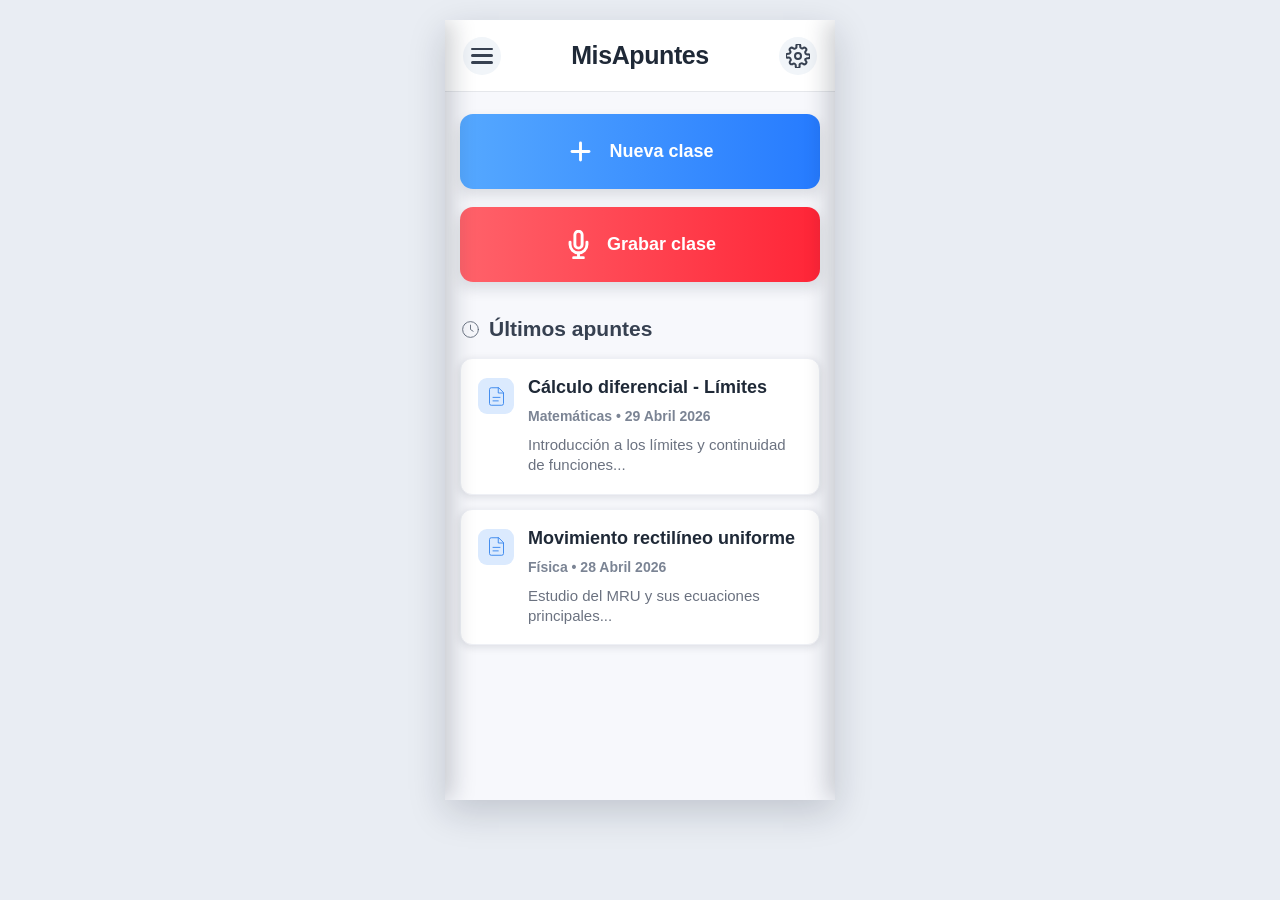
<file: index.html>
<!DOCTYPE html>
<html lang="es">
<head>
  <meta charset="UTF-8" />
  <meta name="viewport" content="width=device-width, initial-scale=1.0" />
  <title>MisApuntes</title>
  <link rel="stylesheet" href="styles.css" />
</head>

<body>
  <main class="phone">

    <!-- Control del menú -->
    <input type="checkbox" id="menu-toggle" class="menu-toggle" />

    <!-- Control del panel de configuración -->
    <input type="checkbox" id="settings-toggle" class="settings-toggle" />

    <header class="topbar">
      <label for="menu-toggle" class="icon-btn" aria-label="Abrir menú">
        <span class="hamburger">
          <span></span>
          <span></span>
          <span></span>
        </span>
      </label>

      <h1 class="title">MisApuntes</h1>

      <label for="settings-toggle" class="icon-btn settings-button" aria-label="Abrir ajustes" title="Ajustes">
        <svg viewBox="0 0 24 24" fill="none" stroke="currentColor" stroke-linecap="round" stroke-linejoin="round">
          <circle cx="12" cy="12" r="3"></circle>
          <path d="M19.4 15a1.65 1.65 0 0 0 .33 1.82l.06.06a2 2 0 0 1-2.83 2.83l-.06-.06A1.65 1.65 0 0 0 15 19.4a1.65 1.65 0 0 0-1 .6 1.65 1.65 0 0 0-.33 1.82V22a2 2 0 0 1-4 0v-.09A1.65 1.65 0 0 0 9 20a1.65 1.65 0 0 0-1.82-.33l-.06.06a2 2 0 0 1-2.83-2.83l.06-.06A1.65 1.65 0 0 0 4.6 15a1.65 1.65 0 0 0-.6-1 1.65 1.65 0 0 0-1.82-.33H2a2 2 0 0 1 0-4h.09A1.65 1.65 0 0 0 4 9a1.65 1.65 0 0 0 .33-1.82l-.06-.06A2 2 0 0 1 7.1 4.29l.06.06A1.65 1.65 0 0 0 9 4.6a1.65 1.65 0 0 0 1-.6A1.65 1.65 0 0 0 10.33 2.18V2a2 2 0 0 1 4 0v.09A1.65 1.65 0 0 0 15 4a1.65 1.65 0 0 0 1.82.33l.06-.06a2 2 0 0 1 2.83 2.83l-.06.06A1.65 1.65 0 0 0 19.4 9a1.65 1.65 0 0 0 .6 1 1.65 1.65 0 0 0 1.82.33H22a2 2 0 0 1 0 4h-.09A1.65 1.65 0 0 0 20 15a1.65 1.65 0 0 0-.6 0z"></path>
        </svg>
      </label>
    </header>

    <!-- Fondo oscuro al abrir menú -->
    <label for="menu-toggle" class="menu-overlay"></label>

    <!-- Fondo oscuro al abrir ajustes -->
    <label for="settings-toggle" class="settings-overlay"></label>

    <!-- Panel de configuración -->
    <aside class="settings-panel">
      <div class="settings-header">
        <div>
          <h2>Configuración</h2>
          <p>Personaliza MisApuntes</p>
        </div>

        <label for="settings-toggle" class="settings-close" aria-label="Cerrar ajustes">
          ×
        </label>
      </div>

      <div class="settings-profile">
        <div class="settings-avatar">M</div>
        <div>
          <h3>Mi cuenta</h3>
          <p>Estudiante</p>
        </div>
      </div>

      <div class="setting-row">
        <div>
          <h3>Modo oscuro</h3>
          <p>Cambia el fondo de la aplicación.</p>
        </div>

        <label class="switch">
          <input type="checkbox" id="dark-mode" />
          <span></span>
        </label>
      </div>

      <div class="setting-row">
        <div>
          <h3>Vista compacta</h3>
          <p>Reduce espacios entre tarjetas.</p>
        </div>

        <label class="switch">
          <input type="checkbox" id="compact-mode" />
          <span></span>
        </label>
      </div>

      <div class="setting-block">
        <h3>Tamaño de letra</h3>
        <select id="font-size" class="settings-select">
          <option value="normal">Normal</option>
          <option value="large">Grande</option>
        </select>
      </div>

      <div class="setting-block">
        <h3>Color principal</h3>
        <div class="color-options">
          <button class="color-dot blue-dot active-color" data-color="blue" aria-label="Color azul"></button>
          <button class="color-dot purple-dot" data-color="purple" aria-label="Color morado"></button>
          <button class="color-dot green-dot" data-color="green" aria-label="Color verde"></button>
        </div>
      </div>

      <div class="settings-actions">
        <button class="save-settings" id="save-settings">Guardar</button>
        <button class="reset-settings" id="reset-settings">Restablecer</button>
      </div>
    </aside>

    <!-- Menú desplegable lateral -->
    <aside class="side-menu">
      <div class="side-header">
        <h2>Materias</h2>

        <label for="menu-toggle" class="close-menu" aria-label="Cerrar menú">
          ×
        </label>
      </div>

      <div class="user-box">
        <div class="user-avatar">M</div>
        <div>
          <h3>Mis carpetas</h3>
          <p>Organiza tus apuntes</p>
        </div>
      </div>

      <nav class="menu-list">
        <a href="#" class="menu-item active">
          <span class="menu-icon">📚</span>
          Todas las materias
        </a>

        <a href="crearclase.html" class="menu-item">
          <span class="menu-icon">➕</span>
          Crear nueva materia
        </a>

        <a href="contenidomateria.html" class="menu-item">
          <span class="menu-icon">📐</span>
          Matemáticas
        </a>

        <a href="#" class="menu-item">
          <span class="menu-icon">⚛️</span>
          Física
        </a>

        <a href="#" class="menu-item">
          <span class="menu-icon">🧪</span>
          Química
        </a>

        <a href="#" class="menu-item">
          <span class="menu-icon">🧬</span>
          Biología
        </a>

        <a href="#" class="menu-item">
          <span class="menu-icon">🌎</span>
          Historia
        </a>

        <a href="#" class="menu-item">
          <span class="menu-icon">💻</span>
          Programación
        </a>
      </nav>

      <div class="side-footer">
        <button class="logout-btn">Cerrar menú</button>
      </div>
    </aside>

    <section class="content">
      <a href="crearclase.html">
        <button class="main-action blue">
        <svg viewBox="0 0 24 24" fill="none" stroke="currentColor" stroke-linecap="round" stroke-linejoin="round">
          <path d="M12 5v14"></path>
          <path d="M5 12h14"></path>
        </svg>
        Nueva clase
      </button>
      </a>
      
      <a href="registarclase.html"> 
          <button class="main-action red">
        <svg viewBox="0 0 24 24" fill="none" stroke="currentColor" stroke-linecap="round" stroke-linejoin="round">
          <path d="M12 1a3 3 0 0 0-3 3v8a3 3 0 0 0 6 0V4a3 3 0 0 0-3-3z"></path>
          <path d="M19 10v2a7 7 0 0 1-14 0v-2"></path>
          <path d="M12 19v4"></path>
          <path d="M8 23h8"></path>
        </svg>
        Grabar clase
      </button>
      </a>
      

      <div class="section-title">
        <svg viewBox="0 0 24 24" fill="none" stroke="currentColor" stroke-linecap="round" stroke-linejoin="round">
          <circle cx="12" cy="12" r="9"></circle>
          <path d="M12 7v5l3 2"></path>
        </svg>
        <span>Últimos apuntes</span>
      </div>

      <article class="note-card">
        <div class="file-icon">
          <svg viewBox="0 0 24 24" fill="none" stroke="currentColor" stroke-linecap="round" stroke-linejoin="round">
            <path d="M14 2H6a2 2 0 0 0-2 2v16a2 2 0 0 0 2 2h12a2 2 0 0 0 2-2V8z"></path>
            <path d="M14 2v6h6"></path>
            <path d="M8 13h8"></path>
            <path d="M8 17h6"></path>
          </svg>
        </div>

        <div class="note-info">
          <a href="visualizaciondeapunte.html">
            <h3>Cálculo diferencial - Límites</h3>
            <p class="meta">Matemáticas • 29 Abril 2026</p>
            <p class="description">Introducción a los límites y continuidad de funciones...</p>
          </a>
          
        </div>
      </article>

      <article class="note-card">
        <div class="file-icon">
          <svg viewBox="0 0 24 24" fill="none" stroke="currentColor" stroke-linecap="round" stroke-linejoin="round">
            <path d="M14 2H6a2 2 0 0 0-2 2v16a2 2 0 0 0 2 2h12a2 2 0 0 0 2-2V8z"></path>
            <path d="M14 2v6h6"></path>
            <path d="M8 13h8"></path>
            <path d="M8 17h6"></path>
          </svg>
        </div>

        <div class="note-info">
          <h3>Movimiento rectilíneo uniforme</h3>
          <p class="meta">Física • 28 Abril 2026</p>
          <p class="description">Estudio del MRU y sus ecuaciones principales...</p>
        </div>
      </article>
    </section>
  </main>

  <script>
    const phone = document.querySelector('.phone');
    const settingsToggle = document.getElementById('settings-toggle');
    const darkMode = document.getElementById('dark-mode');
    const compactMode = document.getElementById('compact-mode');
    const fontSize = document.getElementById('font-size');
    const colorButtons = document.querySelectorAll('.color-dot');
    const saveSettings = document.getElementById('save-settings');
    const resetSettings = document.getElementById('reset-settings');

    darkMode.addEventListener('change', () => {
      phone.classList.toggle('dark-mode', darkMode.checked);
    });

    compactMode.addEventListener('change', () => {
      phone.classList.toggle('compact-mode', compactMode.checked);
    });

    fontSize.addEventListener('change', () => {
      phone.classList.toggle('large-font', fontSize.value === 'large');
    });

    colorButtons.forEach((button) => {
      button.addEventListener('click', () => {
        colorButtons.forEach((btn) => btn.classList.remove('active-color'));
        button.classList.add('active-color');

        phone.classList.remove('theme-blue', 'theme-purple', 'theme-green');
        phone.classList.add(`theme-${button.dataset.color}`);
      });
    });

    saveSettings.addEventListener('click', () => {
      settingsToggle.checked = false;
    });

    resetSettings.addEventListener('click', () => {
      darkMode.checked = false;
      compactMode.checked = false;
      fontSize.value = 'normal';

      phone.classList.remove('dark-mode', 'compact-mode', 'large-font', 'theme-purple', 'theme-green');
      phone.classList.add('theme-blue');

      colorButtons.forEach((btn) => btn.classList.remove('active-color'));
      document.querySelector('.blue-dot').classList.add('active-color');
    });
  </script>
</body>
</html>
</file>
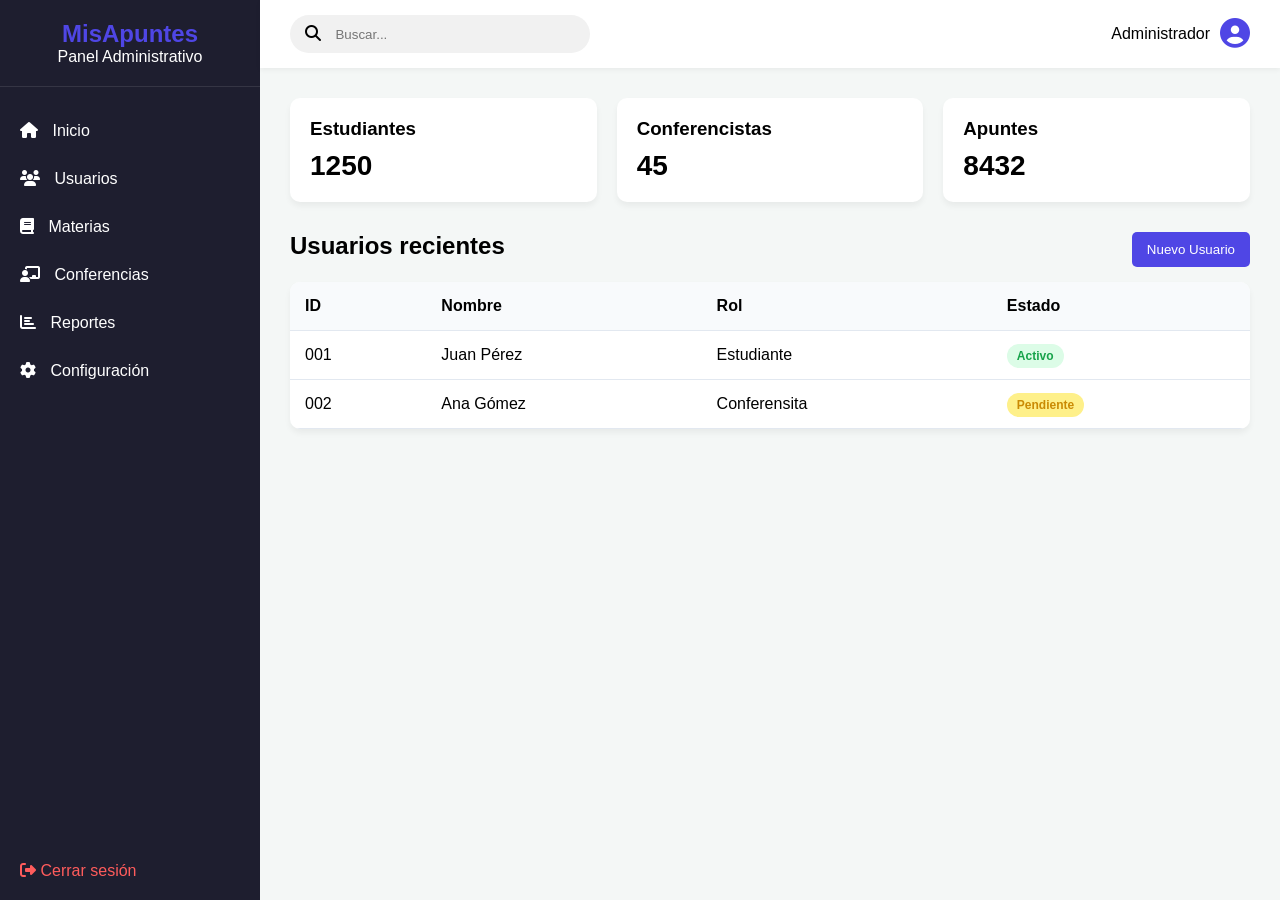
<file: admindashboard.html>
<!DOCTYPE html>
<html lang="es">
<head>
<meta charset="UTF-8">
<meta name="viewport" content="width=device-width, initial-scale=1.0">
<title>Dashboard Académico</title>

<link rel="stylesheet" href="https://cdnjs.cloudflare.com/ajax/libs/font-awesome/6.4.0/css/all.min.css">

<style>

:root{
    --primary:#4f46e5;
    --primary-hover:#4338ca;
    --sidebar:#1e1e2f;
    --bg:#f4f7f6;
    --white:#ffffff;
    --border:#e2e8f0;
    --text:#333;
    --text-light:#888;
}

*{
    margin:0;
    padding:0;
    box-sizing:border-box;
    font-family:'Segoe UI',sans-serif;
}

body{
    background:var(--bg);
}

.dashboard-container{
    display:flex;
    min-height:100vh;
}

/* SIDEBAR */

.sidebar{
    width:260px;
    background:var(--sidebar);
    color:white;
    display:flex;
    flex-direction:column;
}

.logo{
    padding:20px;
    text-align:center;
    border-bottom:1px solid rgba(255,255,255,.1);
}

.logo h2{
    color:var(--primary);
}

.nav-links{
    list-style:none;
    margin-top:20px;
}

.nav-links li{
    padding:15px 20px;
    cursor:pointer;
    transition:.3s;
}

.nav-links li:hover{
    background:rgba(255,255,255,.05);
    border-left:4px solid var(--primary);
}

.nav-links i{
    margin-right:10px;
}

.logout{
    margin-top:auto;
    padding:20px;
}

.logout a{
    color:#ff5c5c;
    text-decoration:none;
}

/* MAIN */

.main-content{
    flex:1;
}

.top-header{
    background:white;
    padding:15px 30px;
    display:flex;
    justify-content:space-between;
    align-items:center;
    box-shadow:0 2px 5px rgba(0,0,0,.05);
}

.search-bar{
    background:#f1f1f1;
    padding:10px 15px;
    border-radius:20px;
    width:300px;
}

.search-bar input{
    border:none;
    background:none;
    outline:none;
    margin-left:10px;
}

.user-info{
    display:flex;
    align-items:center;
    gap:10px;
}

.avatar{
    font-size:30px;
    color:var(--primary);
}

.screen{
    display:none;
    padding:30px;
}

.screen.active{
    display:block;
}

/* CARDS */

.cards-section{
    display:grid;
    grid-template-columns:repeat(auto-fit,minmax(250px,1fr));
    gap:20px;
    margin-bottom:30px;
}

.card{
    background:white;
    padding:20px;
    border-radius:10px;
    box-shadow:0 4px 6px rgba(0,0,0,.05);
}

.card h3{
    margin-bottom:10px;
}

.card .number{
    font-size:28px;
    font-weight:bold;
}

/* TABLES */

.table-container{
    background:white;
    border-radius:10px;
    overflow:hidden;
    box-shadow:0 4px 6px rgba(0,0,0,.05);
}

table{
    width:100%;
    border-collapse:collapse;
}

th,td{
    padding:15px;
    border-bottom:1px solid var(--border);
    text-align:left;
}

th{
    background:#f8fafc;
}

.btn-primary{
    background:var(--primary);
    color:white;
    border:none;
    padding:10px 15px;
    border-radius:5px;
    cursor:pointer;
}

.btn-primary:hover{
    background:var(--primary-hover);
}

.section-header{
    display:flex;
    justify-content:space-between;
    margin-bottom:15px;
}

.status{
    padding:5px 10px;
    border-radius:20px;
    font-size:12px;
    font-weight:bold;
}

.active-status{
    background:#dcfce7;
    color:#16a34a;
}

.pending-status{
    background:#fef08a;
    color:#ca8a04;
}

.form-card{
    background:white;
    padding:25px;
    border-radius:10px;
    max-width:700px;
}

.form-group{
    margin-bottom:15px;
}

.form-group label{
    display:block;
    margin-bottom:5px;
}

.form-group input,
.form-group select{
    width:100%;
    padding:10px;
}

.report-grid{
    display:grid;
    grid-template-columns:repeat(auto-fit,minmax(250px,1fr));
    gap:20px;
}

.report-box{
    background:white;
    padding:25px;
    border-left:5px solid var(--primary);
    border-radius:10px;
}

.report-box h2{
    margin-top:10px;
    font-size:32px;
}

</style>
</head>

<body>

<div class="dashboard-container">

    <aside class="sidebar">

        <div class="logo">
            <h2>MisApuntes</h2>
            <p>Panel Administrativo</p>
        </div>

        <ul class="nav-links">
            <li onclick="mostrarPantalla('dashboard')"><i class="fas fa-home"></i> Inicio</li>
            <li onclick="mostrarPantalla('usuarios')"><i class="fas fa-users"></i> Usuarios</li>
            <li onclick="mostrarPantalla('materias')"><i class="fas fa-book"></i> Materias</li>
            <li onclick="mostrarPantalla('conferencias')"><i class="fas fa-chalkboard-teacher"></i> Conferencias</li>
            <li onclick="mostrarPantalla('reportes')"><i class="fas fa-chart-bar"></i> Reportes</li>
            <li onclick="mostrarPantalla('configuracion')"><i class="fas fa-cog"></i> Configuración</li>
        </ul>

        <div class="logout">
            <a href="#"><i class="fas fa-sign-out-alt"></i> Cerrar sesión</a>
        </div>

    </aside>

    <main class="main-content">

        <header class="top-header">

            <div class="search-bar">
                <i class="fas fa-search"></i>
                <input type="text" placeholder="Buscar...">
            </div>

            <div class="user-info">
                <span>Administrador</span>
                <div class="avatar">
                    <i class="fas fa-user-circle"></i>
                </div>
            </div>

        </header>

        <!-- DASHBOARD -->

        <section id="dashboard" class="screen active">

            <div class="cards-section">

                <div class="card">
                    <h3>Estudiantes</h3>
                    <p class="number">1250</p>
                </div>

                <div class="card">
                    <h3>Conferencistas</h3>
                    <p class="number">45</p>
                </div>

                <div class="card">
                    <h3>Apuntes</h3>
                    <p class="number">8432</p>
                </div>

            </div>

            <div class="section-header">
                <h2>Usuarios recientes</h2>
                <button class="btn-primary">Nuevo Usuario</button>
            </div>

            <div class="table-container">

                <table>

                    <tr>
                        <th>ID</th>
                        <th>Nombre</th>
                        <th>Rol</th>
                        <th>Estado</th>
                    </tr>

                    <tr>
                        <td>001</td>
                        <td>Juan Pérez</td>
                        <td>Estudiante</td>
                        <td><span class="status active-status">Activo</span></td>
                    </tr>

                    <tr>
                        <td>002</td>
                        <td>Ana Gómez</td>
                        <td>Conferensita</td>
                        <td><span class="status pending-status">Pendiente</span></td>
                    </tr>

                </table>

            </div>

        </section>

        <!-- USUARIOS -->

        <section id="usuarios" class="screen">

            <h1>Gestión de Usuarios</h1>

            <div class="table-container">

                <table>

                    <tr>
                        <th>ID</th>
                        <th>Nombre</th>
                        <th>Correo</th>
                        <th>Rol</th>
                    </tr>

                    <tr>
                        <td>101</td>
                        <td>Laura Gómez</td>
                        <td>laura@gmail.com</td>
                        <td>Estudiante</td>
                    </tr>

                    <tr>
                        <td>102</td>
                        <td>Carlos Ruiz</td>
                        <td>carlos@gmail.com</td>
                        <td>Docente</td>
                    </tr>

                </table>

            </div>

        </section>

        <!-- MATERIAS -->

        <section id="materias" class="screen">

            <h1>Materias</h1>

            <div class="cards-section">

                <div class="card">
                    <h3>Cálculo I</h3>
                    <p>120 estudiantes</p>
                </div>

                <div class="card">
                    <h3>Programación</h3>
                    <p>95 estudiantes</p>
                </div>

                <div class="card">
                    <h3>Ingeniería de Pavimentos</h3>
                    <p>60 estudiantes</p>
                </div>

            </div>

        </section>

        <!-- CONFERENCIAS -->

        <section id="conferencias" class="screen">

            <h1>Conferencias</h1>

            <div class="cards-section">

                <div class="card">
                    <h3>Inteligencia Artificial</h3>
                    <p>10 Junio 2026</p>
                    <p>Auditorio Principal</p>
                </div>

                <div class="card">
                    <h3>Diseño Sísmico</h3>
                    <p>15 Junio 2026</p>
                    <p>Bloque Ingeniería</p>
                </div>

            </div>

        </section>

        <!-- REPORTES -->

        <section id="reportes" class="screen">

            <h1>Reportes</h1>

            <div class="report-grid">

                <div class="report-box">
                    <p>Usuarios Registrados</p>
                    <h2>1250</h2>
                </div>

                <div class="report-box">
                    <p>Materias Activas</p>
                    <h2>35</h2>
                </div>

                <div class="report-box">
                    <p>Conferencias Realizadas</p>
                    <h2>48</h2>
                </div>

            </div>

        </section>

        <!-- CONFIGURACION -->

        <section id="configuracion" class="screen">

            <h1>Configuración</h1>

            <div class="form-card">

                <div class="form-group">
                    <label>Nombre Institución</label>
                    <input type="text" value="Universidad MisApuntes">
                </div>

                <div class="form-group">
                    <label>Correo Administrador</label>
                    <input type="email" value="admin@misapuntes.com">
                </div>

                <div class="form-group">
                    <label>Tema</label>
                    <select>
                        <option>Claro</option>
                        <option>Oscuro</option>
                    </select>
                </div>

                <button class="btn-primary">
                    Guardar Configuración
                </button>

            </div>

        </section>

    </main>

</div>

<script>

function mostrarPantalla(id){

    const pantallas = document.querySelectorAll('.screen');

    pantallas.forEach(p=>{
        p.classList.remove('active');
    });

    document.getElementById(id).classList.add('active');
}

</script>

</body>
</html>
</file>
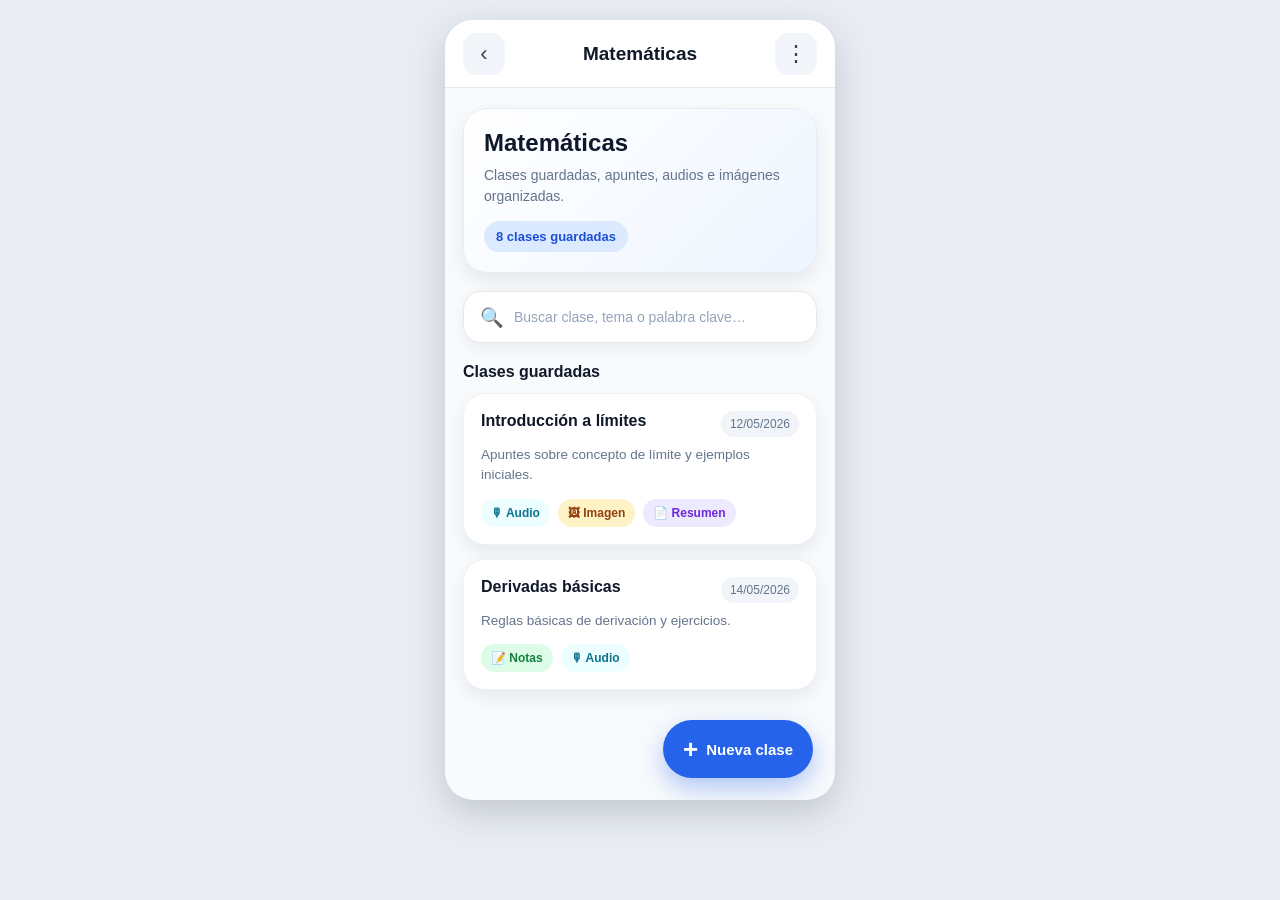
<file: contenidomateria.html>
<!DOCTYPE html>
<html lang="es">
<head>
  <meta charset="UTF-8" />
  <meta name="viewport" content="width=device-width, initial-scale=1.0" />
  <title>MisApuntes - Detalle de materia</title>

  <style>
    * {
      box-sizing: border-box;
      margin: 0;
      padding: 0;
    }

    body {
      min-height: 100vh;
      background: #e9edf3;
      font-family: Arial, Helvetica, sans-serif;
      display: flex;
      justify-content: center;
      align-items: flex-start;
      padding: 20px 0;
      color: #1f2937;
    }

    .phone {
      width: 390px;
      min-height: 780px;
      background: #f8fafc;
      border-radius: 28px;
      overflow: hidden;
      position: relative;
      box-shadow: 0 12px 35px rgba(15, 23, 42, 0.18);
    }

    .topbar {
      height: 68px;
      background: #ffffff;
      display: flex;
      align-items: center;
      justify-content: space-between;
      padding: 0 18px;
      border-bottom: 1px solid #e5e7eb;
    }

    .icon-btn {
      width: 42px;
      height: 42px;
      border: none;
      border-radius: 14px;
      background: #f1f5f9;
      color: #334155;
      font-size: 22px;
      cursor: pointer;
      display: flex;
      align-items: center;
      justify-content: center;
    }

    .topbar h1 {
      font-size: 19px;
      font-weight: 700;
      color: #111827;
    }

    .content {
      padding: 20px 18px 95px;
    }

    .subject-card {
      background: linear-gradient(135deg, #ffffff, #eef5ff);
      border-radius: 24px;
      padding: 20px;
      box-shadow: 0 8px 20px rgba(15, 23, 42, 0.08);
      margin-bottom: 18px;
      border: 1px solid #e5edf7;
    }

    .subject-card h2 {
      font-size: 24px;
      margin-bottom: 8px;
      color: #0f172a;
    }

    .subject-card p {
      font-size: 14px;
      line-height: 1.5;
      color: #64748b;
      margin-bottom: 14px;
    }

    .counter {
      display: inline-block;
      background: #dbeafe;
      color: #1d4ed8;
      font-size: 13px;
      font-weight: 700;
      padding: 8px 12px;
      border-radius: 999px;
    }

    .search-box {
      height: 52px;
      background: #ffffff;
      border-radius: 18px;
      display: flex;
      align-items: center;
      padding: 0 16px;
      gap: 10px;
      margin-bottom: 20px;
      box-shadow: 0 5px 15px rgba(15, 23, 42, 0.06);
      border: 1px solid #e5e7eb;
    }

    .search-box span {
      font-size: 19px;
      color: #64748b;
    }

    .search-box input {
      border: none;
      outline: none;
      background: transparent;
      width: 100%;
      font-size: 14px;
      color: #1f2937;
    }

    .search-box input::placeholder {
      color: #94a3b8;
    }

    .section-title {
      font-size: 16px;
      font-weight: 700;
      margin-bottom: 12px;
      color: #111827;
    }

    .class-list {
      display: flex;
      flex-direction: column;
      gap: 14px;
    }

    .class-card {
      background: #ffffff;
      border-radius: 22px;
      padding: 17px;
      box-shadow: 0 8px 18px rgba(15, 23, 42, 0.07);
      border: 1px solid #eef2f7;
    }

    .class-header {
      display: flex;
      justify-content: space-between;
      align-items: flex-start;
      gap: 12px;
      margin-bottom: 8px;
    }

    .class-header h3 {
      font-size: 16px;
      color: #0f172a;
      line-height: 1.3;
    }

    .date {
      font-size: 12px;
      color: #64748b;
      background: #f1f5f9;
      padding: 6px 9px;
      border-radius: 999px;
      white-space: nowrap;
    }

    .description {
      font-size: 13.5px;
      color: #64748b;
      line-height: 1.5;
      margin-bottom: 13px;
    }

    .tags {
      display: flex;
      flex-wrap: wrap;
      gap: 8px;
    }

    .tag {
      font-size: 12px;
      font-weight: 600;
      padding: 7px 10px;
      border-radius: 999px;
      background: #f1f5f9;
      color: #475569;
    }

    .tag.audio {
      background: #ecfeff;
      color: #0e7490;
    }

    .tag.image {
      background: #fef3c7;
      color: #92400e;
    }

    .tag.summary {
      background: #ede9fe;
      color: #6d28d9;
    }

    .tag.notes {
      background: #dcfce7;
      color: #15803d;
    }

    .fab {
      position: absolute;
      right: 22px;
      bottom: 22px;
      height: 58px;
      padding: 0 20px;
      border: none;
      border-radius: 999px;
      background: #2563eb;
      color: white;
      font-size: 15px;
      font-weight: 700;
      display: flex;
      align-items: center;
      gap: 8px;
      box-shadow: 0 10px 25px rgba(37, 99, 235, 0.35);
      cursor: pointer;
    }

    .fab span {
      font-size: 26px;
      line-height: 1;
    }

    .bottom-space {
      height: 20px;
    }
  </style>
</head>

<body>

  <main class="phone">

    <header class="topbar">
      <button class="icon-btn" aria-label="Volver">‹</button>
      <h1>Matemáticas</h1>
      <button class="icon-btn" aria-label="Opciones">⋮</button>
    </header>

    <section class="content">

      <div class="subject-card">
        <h2>Matemáticas</h2>
        <p>Clases guardadas, apuntes, audios e imágenes organizadas.</p>
        <span class="counter">8 clases guardadas</span>
      </div>

      <div class="search-box">
        <span>🔍</span>
        <input type="text" placeholder="Buscar clase, tema o palabra clave…" />
      </div>

      <h2 class="section-title">Clases guardadas</h2>

      <div class="class-list">

        <article class="class-card">
          <div class="class-header">
            <h3>Introducción a límites</h3>
            <span class="date">12/05/2026</span>
          </div>
          <p class="description">
            Apuntes sobre concepto de límite y ejemplos iniciales.
          </p>
          <div class="tags">
            <span class="tag audio">🎙 Audio</span>
            <span class="tag image">🖼 Imagen</span>
            <span class="tag summary">📄 Resumen</span>
          </div>
        </article>

        <article class="class-card">
          <div class="class-header">
            <h3>Derivadas básicas</h3>
            <span class="date">14/05/2026</span>
          </div>
          <p class="description">
            Reglas básicas de derivación y ejercicios.
          </p>
          <div class="tags">
            <span class="tag notes">📝 Notas</span>
            <span class="tag audio">🎙 Audio</span>
          </div>
        </article>



 

      </div>

    </section>

    <button class="fab">
      <span>+</span>
      Nueva clase
    </button>

  </main>

</body>
</html>
</file>
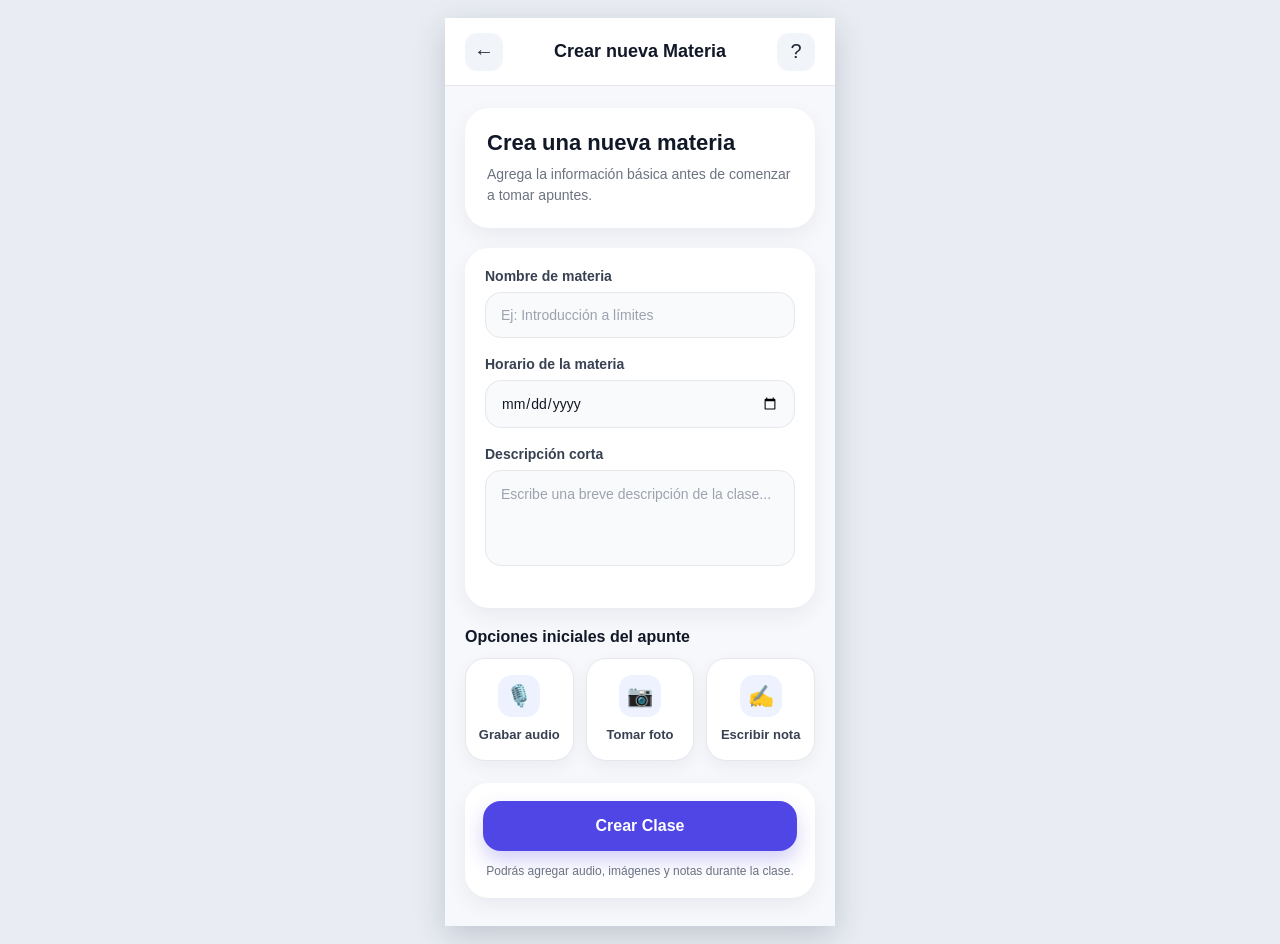
<file: crearclase.html>
<!DOCTYPE html>
<html lang="es">
<head>
  <meta charset="UTF-8" />
  <meta name="viewport" content="width=device-width, initial-scale=1.0" />
  <title>MisApuntes - Crear nueva clase</title>

  <style>
    * {
      box-sizing: border-box;
      margin: 0;
      padding: 0;
    }

    body {
      min-height: 100vh;
      background: #e9edf3;
      font-family: Arial, Helvetica, sans-serif;
      display: flex;
      justify-content: center;
      align-items: flex-start;
      padding: 18px 0;
      color: #1f2937;
    }

    .phone {
      width: 390px;
      min-height: 760px;
      background: #f7f8fc;
      box-shadow: 0 10px 30px rgba(15, 23, 42, 0.18);
      overflow: hidden;
      position: relative;
    }

    .topbar {
      height: 68px;
      background: #ffffff;
      display: flex;
      align-items: center;
      justify-content: space-between;
      padding: 0 20px;
      border-bottom: 1px solid #e5e7eb;
    }

    .icon-btn {
      width: 38px;
      height: 38px;
      border-radius: 12px;
      border: none;
      background: #f1f5f9;
      color: #1f2937;
      font-size: 20px;
      display: flex;
      align-items: center;
      justify-content: center;
      cursor: pointer;
    }

    .topbar h1 {
      font-size: 18px;
      font-weight: 700;
      color: #111827;
    }

    .content {
      padding: 22px 20px 28px;
    }

    .intro-card {
      background: #ffffff;
      border-radius: 24px;
      padding: 22px;
      box-shadow: 0 8px 22px rgba(15, 23, 42, 0.06);
      margin-bottom: 20px;
    }

    .intro-card h2 {
      font-size: 22px;
      margin-bottom: 8px;
      color: #111827;
    }

    .intro-card p {
      font-size: 14px;
      line-height: 1.5;
      color: #6b7280;
    }

    .form-card {
      background: #ffffff;
      border-radius: 24px;
      padding: 20px;
      box-shadow: 0 8px 22px rgba(15, 23, 42, 0.06);
      margin-bottom: 20px;
    }

    .field {
      margin-bottom: 18px;
    }

    .field label {
      display: block;
      font-size: 14px;
      font-weight: 700;
      margin-bottom: 8px;
      color: #374151;
    }

    .field input,
    .field select,
    .field textarea {
      width: 100%;
      border: 1px solid #e5e7eb;
      background: #f9fafb;
      border-radius: 16px;
      padding: 14px 15px;
      font-size: 14px;
      color: #111827;
      outline: none;
      font-family: inherit;
    }

    .field input::placeholder,
    .field textarea::placeholder {
      color: #9ca3af;
    }

    .field textarea {
      min-height: 96px;
      resize: none;
      line-height: 1.4;
    }

    .field input:focus,
    .field select:focus,
    .field textarea:focus {
      border-color: #4f46e5;
      background: #ffffff;
      box-shadow: 0 0 0 3px rgba(79, 70, 229, 0.12);
    }

    .actions-section {
      margin-bottom: 22px;
    }

    .section-title {
      font-size: 16px;
      font-weight: 700;
      margin-bottom: 12px;
      color: #111827;
    }

    .actions-grid {
      display: grid;
      grid-template-columns: repeat(3, 1fr);
      gap: 12px;
    }

    .action-card {
      background: #ffffff;
      border: 1px solid #e5e7eb;
      border-radius: 20px;
      padding: 16px 8px;
      text-align: center;
      box-shadow: 0 6px 18px rgba(15, 23, 42, 0.05);
    }

    .action-icon {
      width: 42px;
      height: 42px;
      margin: 0 auto 10px;
      border-radius: 14px;
      background: #eef2ff;
      color: #4f46e5;
      display: flex;
      align-items: center;
      justify-content: center;
      font-size: 21px;
    }

    .action-card span {
      font-size: 13px;
      font-weight: 700;
      color: #374151;
      display: block;
      line-height: 1.3;
    }

    .bottom-area {
      background: #ffffff;
      border-radius: 24px;
      padding: 18px;
      box-shadow: 0 8px 22px rgba(15, 23, 42, 0.06);
    }

    .main-btn {
      width: 100%;
      border: none;
      background: #4f46e5;
      color: #ffffff;
      padding: 16px;
      border-radius: 18px;
      font-size: 16px;
      font-weight: 700;
      cursor: pointer;
      box-shadow: 0 10px 20px rgba(79, 70, 229, 0.25);
    }

    .helper-text {
      margin-top: 12px;
      font-size: 12px;
      line-height: 1.4;
      text-align: center;
      color: #6b7280;
    }

    @media (max-width: 420px) {
      body {
        padding: 0;
        background: #f7f8fc;
      }

      .phone {
        width: 100%;
        min-height: 100vh;
        box-shadow: none;
      }
    }
  </style>
</head>

<body>

  <main class="phone">

    <header class="topbar">
      <button class="icon-btn" aria-label="Volver">←</button>
      <h1>Crear nueva Materia </h1>
      <button class="icon-btn" aria-label="Ayuda">?</button>
    </header>

    <section class="content">

      <div class="intro-card">
        <h2>Crea una  nueva materia </h2>
        <p>Agrega la información básica antes de comenzar a tomar apuntes.</p>
      </div>

      <form class="form-card">

        <div class="field">
          <label for="tema">Nombre de materia </label>
          <input 
            type="text" 
            id="tema" 
            placeholder="Ej: Introducción a límites"
          />
        </div>

        <div class="field">
          <label for="fecha">Horario de la materia </label>
          <input 
            type="date" 
            id="fecha"
          />
        </div>



        <div class="field">
          <label for="descripcion">Descripción corta</label>
          <textarea 
            id="descripcion" 
            placeholder="Escribe una breve descripción de la clase..."
          ></textarea>
        </div>

      </form>

      <section class="actions-section">
        <h3 class="section-title">Opciones iniciales del apunte</h3>

        <div class="actions-grid">

          <div class="action-card">
            <div class="action-icon">🎙️</div>
            <span>Grabar audio</span>
          </div>

          <div class="action-card">
            <div class="action-icon">📷</div>
            <span>Tomar foto</span>
          </div>

          <div class="action-card">
            <div class="action-icon">✍️</div>
            <span>Escribir nota</span>
          </div>

        </div>
      </section>

      <div class="bottom-area">
        <button class="main-btn">Crear Clase </button>
        <p class="helper-text">
          Podrás agregar audio, imágenes y notas durante la clase.
        </p>
      </div>

    </section>

  </main>

</body>
</html>
</file>
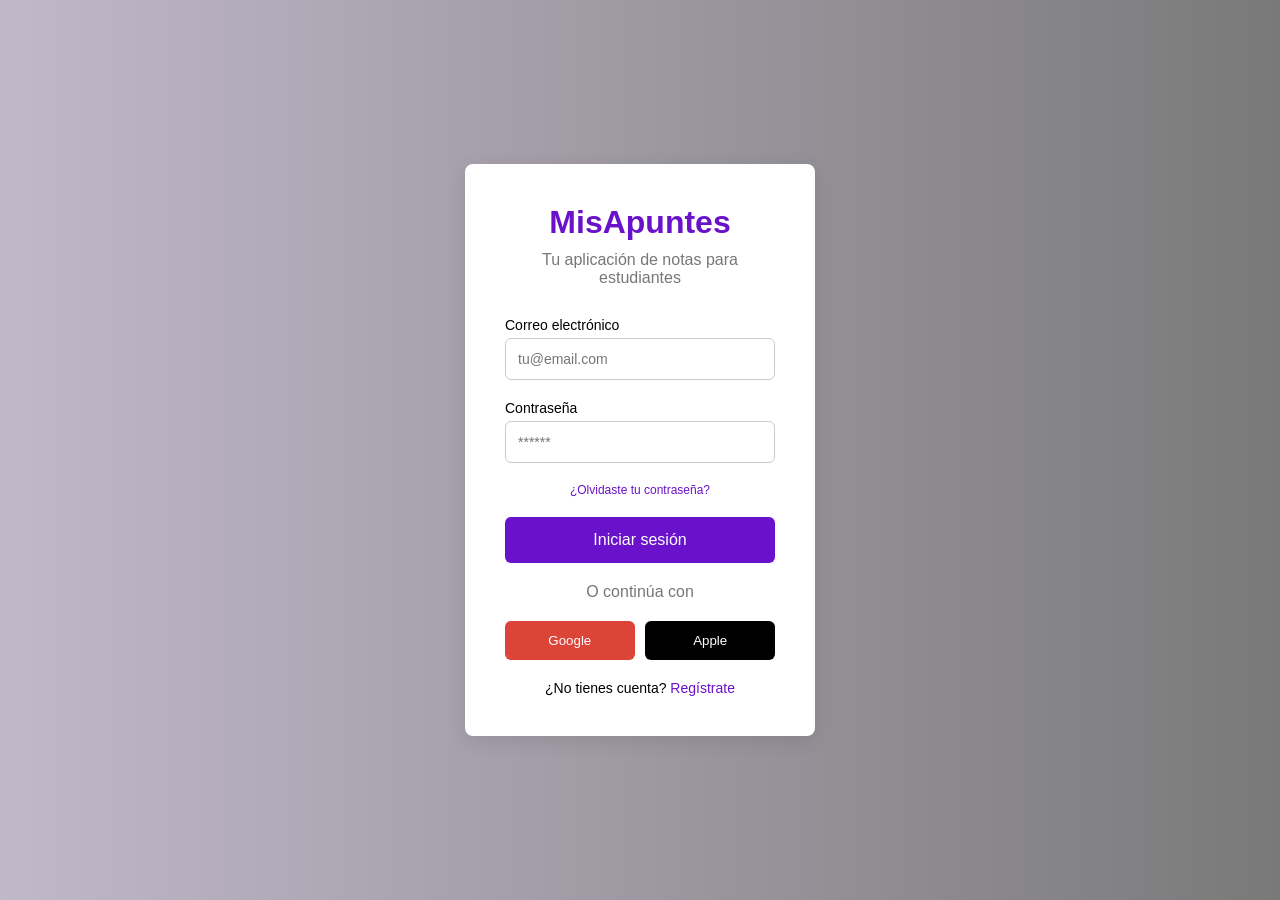
<file: paginaderegistro.html>
<!DOCTYPE html>
<html lang="es">
<head>
    <meta charset="UTF-8">
    <meta name="viewport" content="width=device-width, initial-scale=1.0">
    <title>MisApuntes - Inicio de sesión</title>
    <link rel="stylesheet" href="styleregistro.css">
</head>
<body>

    <div class="container">
        <div class="form-container">
            <h1>MisApuntes</h1>
            <p class="description">Tu aplicación de notas para estudiantes</p>

            <form action="#">
                <label for="email">Correo electrónico</label>
                <input type="email" id="email" placeholder="tu@email.com">

                <label for="password">Contraseña</label>
                <input type="password" id="password" placeholder="******">

                <a href="#" class="forgot-password">¿Olvidaste tu contraseña?</a>

                <button type="submit" class="btn">Iniciar sesión</button>

                <p class="divider">O continúa con</p>

                <div class="social-buttons">
                    <button class="social-btn google">Google</button>
                    <button class="social-btn apple">Apple</button>
                </div>

                <p class="register-link">¿No tienes cuenta? <a href="#">Regístrate</a></p>
            </form>
        </div>
    </div>

</body>
</html>
</file>
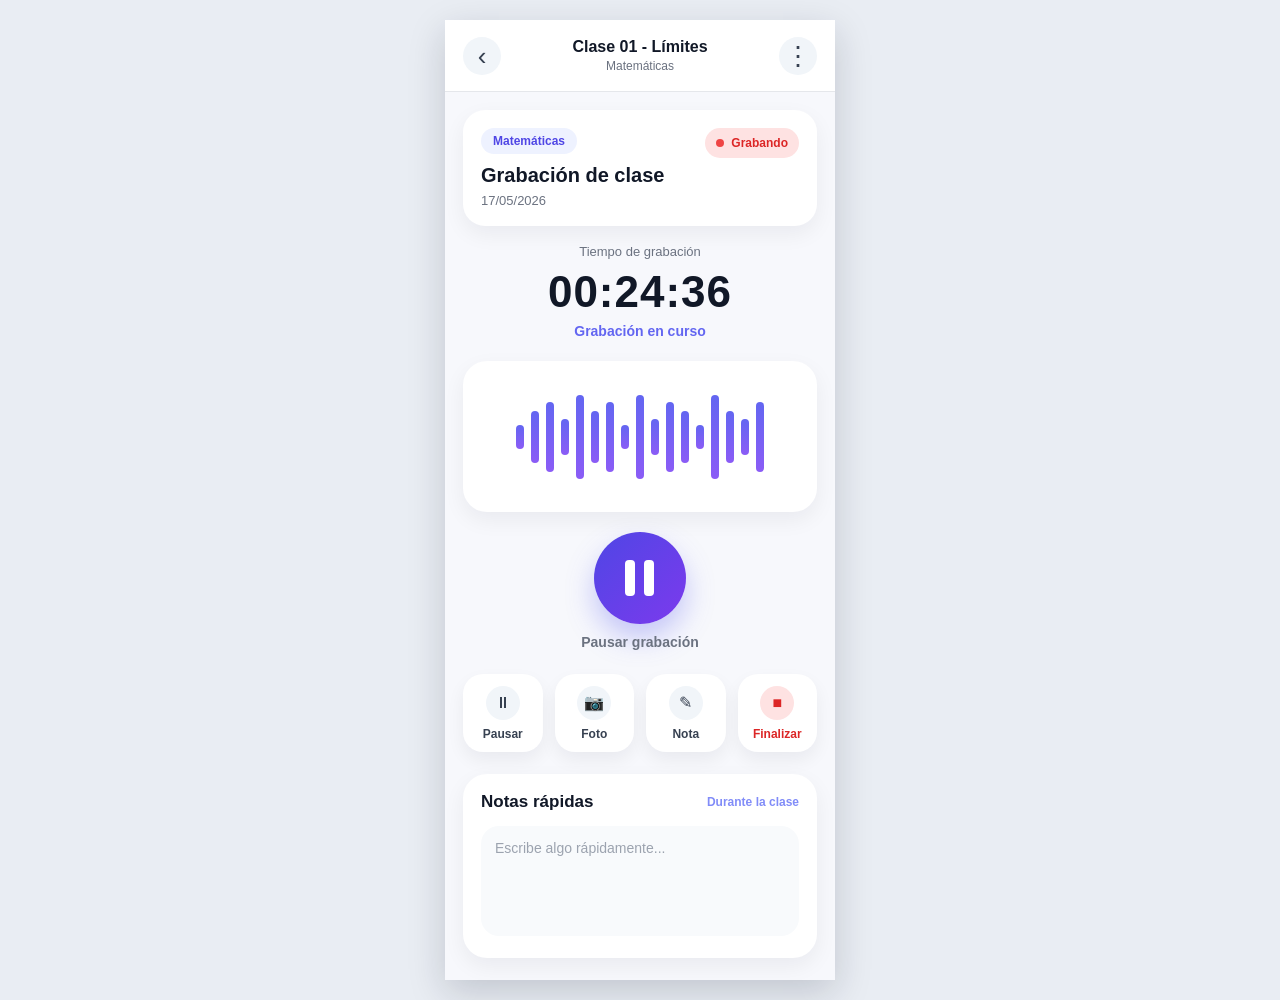
<file: registarclase.html>
<!DOCTYPE html>
<html lang="es">
<head>
  <meta charset="UTF-8" />
  <meta name="viewport" content="width=device-width, initial-scale=1.0" />
  <title>MisApuntes - Grabación de clase</title>
  <link rel="stylesheet" href="styles.css" />
</head>
<body>

  <main class="phone">

    <!-- Barra superior -->
    <header class="topbar">
      <button class="icon-btn">
        <span>‹</span>
      </button>

      <div class="class-title">
        <h1>Clase 01 - Límites</h1>
        <p>Matemáticas</p>
      </div>

      <button class="icon-btn">
        <span>⋮</span>
      </button>
    </header>

    <!-- Información de la clase -->
    <section class="info-card">
      <div>
        <span class="subject-tag">Matemáticas</span>
        <h2>Grabación de clase</h2>
        <p>17/05/2026</p>
      </div>

      <div class="recording-badge">
        <span class="red-dot"></span>
        Grabando
      </div>
    </section>

    <!-- Estado de grabación -->
    <section class="recording-status">
      <p class="status-label">Tiempo de grabación</p>
      <h3>00:24:36</h3>
      <p class="status-text">Grabación en curso</p>
    </section>

    <!-- Onda de audio -->
    <section class="audio-card">
      <div class="audio-wave">
        <span class="bar small"></span>
        <span class="bar medium"></span>
        <span class="bar tall"></span>
        <span class="bar short"></span>
        <span class="bar high"></span>
        <span class="bar medium"></span>
        <span class="bar tall"></span>
        <span class="bar small"></span>
        <span class="bar high"></span>
        <span class="bar short"></span>
        <span class="bar tall"></span>
        <span class="bar medium"></span>
        <span class="bar small"></span>
        <span class="bar high"></span>
        <span class="bar medium"></span>
        <span class="bar short"></span>
        <span class="bar tall"></span>
      </div>
    </section>

    <!-- Botón principal -->
    <section class="main-record">
      <button class="record-btn">
        <span class="pause-icon"></span>
      </button>
      <p>Pausar grabación</p>
    </section>

    <!-- Acciones rápidas -->
    <section class="quick-actions">
      <button class="action-btn">
        <span>⏸</span>
        <p>Pausar</p>
      </button>

      <button class="action-btn">
        <span>📷</span>
        <p>Foto</p>
      </button>

      <button class="action-btn">
        <span>✎</span>
        <p>Nota</p>
      </button>

      <button class="action-btn finish">
        <span>■</span>
        <p>Finalizar</p>
      </button>
    </section>

    <!-- Notas rápidas -->
    <section class="notes-card">
      <div class="notes-header">
        <h3>Notas rápidas</h3>
        <span>Durante la clase</span>
      </div>

      <textarea placeholder="Escribe algo rápidamente..."></textarea>
    </section>

  </main>

</body>
</html>
</file>
<file: styles.css>
* {
  box-sizing: border-box;
  margin: 0;
  padding: 0;
}

body {
  min-height: 100vh;
  font-family: Arial, Helvetica, sans-serif;
  background: #e9edf3;
  display: flex;
  justify-content: center;
  align-items: flex-start;
  padding: 18px 0;
  color: #1f2937;
}

.phone {
  width: 390px;
  min-height: 760px;
  background: #f8f9fd;
  border-radius: 0;
  overflow: hidden;
  box-shadow: 0 8px 28px rgba(15, 23, 42, 0.22);
  position: relative;
}

.topbar {
  height: 66px;
  background: #ffffff;
  display: flex;
  align-items: center;
  justify-content: space-between;
  padding: 0 22px;
  border-bottom: 1px solid #e5e7eb;
  position: relative;
  z-index: 10;
}

.icon-btn {
  width: 28px;
  height: 28px;
  border: none;
  background: transparent;
  display: flex;
  align-items: center;
  justify-content: center;
  cursor: pointer;
  color: #374151;
}

.hamburger {
  width: 22px;
  height: 16px;
  display: flex;
  flex-direction: column;
  justify-content: space-between;
}

.hamburger span {
  height: 2.5px;
  width: 100%;
  background: #374151;
  border-radius: 10px;
  transition: 0.3s ease;
}

.title {
  font-size: 25px;
  font-weight: 700;
  letter-spacing: -0.4px;
  color: #1f2937;
}

/* Checkbox oculto */
.menu-toggle,
.settings-toggle {
  display: none;
}

/* Menú lateral */
.side-menu {
  position: absolute;
  top: 0;
  left: 0;
  width: 295px;
  height: 100%;
  background: #ffffff;
  z-index: 30;
  padding: 20px 18px;
  transform: translateX(-100%);
  transition: transform 0.35s ease;
  box-shadow: 8px 0 22px rgba(15, 23, 42, 0.2);
  display: flex;
  flex-direction: column;
}

.menu-toggle:checked ~ .side-menu {
  transform: translateX(0);
}

/* Fondo oscuro */
.menu-overlay {
  position: absolute;
  inset: 0;
  background: rgba(15, 23, 42, 0.45);
  z-index: 20;
  opacity: 0;
  visibility: hidden;
  transition: 0.3s ease;
  cursor: pointer;
}

.menu-toggle:checked ~ .menu-overlay {
  opacity: 1;
  visibility: visible;
}

/* Animación del botón hamburguesa */
.menu-toggle:checked ~ .topbar .hamburger span:nth-child(1) {
  transform: translateY(6.7px) rotate(45deg);
}

.menu-toggle:checked ~ .topbar .hamburger span:nth-child(2) {
  opacity: 0;
}

.menu-toggle:checked ~ .topbar .hamburger span:nth-child(3) {
  transform: translateY(-6.7px) rotate(-45deg);
}

.side-header {
  display: flex;
  align-items: center;
  justify-content: space-between;
  margin-bottom: 22px;
}

.side-header h2 {
  font-size: 24px;
  color: #1f2937;
}

.close-menu {
  width: 34px;
  height: 34px;
  border-radius: 50%;
  background: #f1f5f9;
  color: #475569;
  display: flex;
  align-items: center;
  justify-content: center;
  font-size: 26px;
  line-height: 1;
  cursor: pointer;
  transition: 0.3s ease;
}

.close-menu:hover {
  background: #e2e8f0;
}

.user-box {
  display: flex;
  align-items: center;
  gap: 12px;
  padding: 14px;
  background: #f8fafc;
  border-radius: 14px;
  margin-bottom: 20px;
  border: 1px solid #eef2f7;
}

.user-avatar {
  width: 43px;
  height: 43px;
  border-radius: 50%;
  background: linear-gradient(135deg, #55a8ff, #267bff);
  display: flex;
  align-items: center;
  justify-content: center;
  color: #ffffff;
  font-size: 20px;
  font-weight: 700;
}

.user-box h3 {
  font-size: 16px;
  color: #1f2937;
  margin-bottom: 3px;
}

.user-box p {
  font-size: 13px;
  color: #64748b;
}

.menu-list {
  display: flex;
  flex-direction: column;
  gap: 9px;
  flex: 1;
}

.menu-item {
  text-decoration: none;
  color: #374151;
  font-size: 16px;
  font-weight: 600;
  padding: 13px 12px;
  border-radius: 12px;
  display: flex;
  align-items: center;
  gap: 11px;
  transition: 0.25s ease;
}

.menu-item:hover {
  background: #eef6ff;
  color: #2563eb;
  transform: translateX(4px);
}

.menu-item.active {
  background: #dbeafe;
  color: #2563eb;
}

.menu-icon {
  width: 24px;
  display: inline-flex;
  justify-content: center;
}

.side-footer {
  padding-top: 15px;
  border-top: 1px solid #e5e7eb;
}

.logout-btn {
  width: 100%;
  height: 44px;
  border: none;
  border-radius: 12px;
  background: #f1f5f9;
  color: #475569;
  font-size: 15px;
  font-weight: 700;
  cursor: pointer;
  transition: 0.3s ease;
}

.logout-btn:hover {
  background: #e2e8f0;
}

.content {
  padding: 22px 15px 32px;
}

.main-action {
  width: 100%;
  height: 75px;
  border: none;
  border-radius: 13px;
  color: #ffffff;
  font-size: 18px;
  font-weight: 700;
  display: flex;
  align-items: center;
  justify-content: center;
  gap: 14px;
  margin-bottom: 18px;
  box-shadow: 0 7px 14px rgba(15, 23, 42, 0.12);
  cursor: pointer;
  transition: all 0.3s ease;
}

.main-action svg {
  width: 29px;
  height: 29px;
  stroke-width: 2.4;
}

.blue {
  background: linear-gradient(90deg, #55a8ff 0%, #267bff 100%);
}

.red {
  background: linear-gradient(90deg, #ff626a 0%, #ff2537 100%);
}

.main-action:hover {
  box-shadow: 0 8px 16px rgba(15, 23, 42, 0.2);
  transform: translateY(-3px);
}

.main-action:active {
  transform: translateY(1px);
}

.section-title {
  display: flex;
  align-items: center;
  gap: 8px;
  margin: 35px 0 17px;
  font-size: 21px;
  font-weight: 700;
  color: #374151;
}

.section-title svg {
  width: 21px;
  height: 21px;
  color: #5b6575;
}

.note-card {
  background: #ffffff;
  border-radius: 12px;
  padding: 18px 17px;
  display: flex;
  gap: 14px;
  align-items: flex-start;
  margin-bottom: 14px;
  box-shadow: 0 2px 8px rgba(15, 23, 42, 0.12);
  border: 1px solid #eef0f5;
}

.file-icon {
  min-width: 36px;
  width: 36px;
  height: 36px;
  border-radius: 9px;
  background: #dbeafe;
  display: flex;
  align-items: center;
  justify-content: center;
  color: #2f80ed;
  margin-top: 1px;
}

.file-icon svg {
  width: 21px;
  height: 21px;
}

.note-info h3 {
  font-size: 18px;
  line-height: 1.22;
  font-weight: 700;
  color: #1f2937;
  margin-bottom: 8px;
}

.meta {
  font-size: 14px;
  line-height: 1.3;
  color: #7b8494;
  font-weight: 600;
  margin-bottom: 10px;
}

.description {
  font-size: 15px;
  line-height: 1.35;
  color: #6b7280;
}

@media (max-width: 430px) {
  body {
    padding: 0;
    background: #f8f9fd;
  }

  .phone {
    width: 100%;
    min-height: 100vh;
    box-shadow: none;
  }

  .side-menu {
    width: 78%;
    max-width: 310px;
  }
}

/* ==============================
   PANEL DE CONFIGURACIÓN
   ============================== */

.settings-button svg {
  width: 24px;
  height: 24px;
  stroke-width: 2;
  transition: transform 0.3s ease, color 0.3s ease;
}

.settings-button:hover svg {
  transform: rotate(35deg);
  color: #2563eb;
}

.settings-overlay {
  position: absolute;
  inset: 0;
  background: rgba(15, 23, 42, 0.45);
  z-index: 25;
  opacity: 0;
  visibility: hidden;
  transition: 0.3s ease;
  cursor: pointer;
}

.settings-toggle:checked ~ .settings-overlay {
  opacity: 1;
  visibility: visible;
}

.settings-panel {
  position: absolute;
  top: 0;
  right: 0;
  width: 305px;
  height: 100%;
  background: #ffffff;
  z-index: 40;
  padding: 22px 18px;
  transform: translateX(100%);
  transition: transform 0.35s ease;
  box-shadow: -8px 0 22px rgba(15, 23, 42, 0.2);
  display: flex;
  flex-direction: column;
  gap: 18px;
}

.settings-toggle:checked ~ .settings-panel {
  transform: translateX(0);
}

.settings-header {
  display: flex;
  align-items: flex-start;
  justify-content: space-between;
  gap: 12px;
}

.settings-header h2 {
  font-size: 24px;
  color: #1f2937;
  margin-bottom: 4px;
}

.settings-header p,
.settings-profile p,
.setting-row p {
  font-size: 13px;
  color: #64748b;
}

.settings-close {
  width: 34px;
  height: 34px;
  border-radius: 50%;
  background: #f1f5f9;
  color: #475569;
  display: flex;
  align-items: center;
  justify-content: center;
  font-size: 26px;
  line-height: 1;
  cursor: pointer;
  transition: 0.3s ease;
}

.settings-close:hover {
  background: #e2e8f0;
}

.settings-profile {
  display: flex;
  align-items: center;
  gap: 12px;
  padding: 14px;
  border-radius: 15px;
  background: #f8fafc;
  border: 1px solid #eef2f7;
}

.settings-avatar {
  width: 43px;
  height: 43px;
  border-radius: 50%;
  background: linear-gradient(135deg, #55a8ff, #267bff);
  color: #ffffff;
  display: flex;
  align-items: center;
  justify-content: center;
  font-size: 20px;
  font-weight: 700;
}

.settings-profile h3,
.setting-row h3,
.setting-block h3 {
  font-size: 16px;
  color: #1f2937;
  margin-bottom: 4px;
}

.setting-row {
  display: flex;
  align-items: center;
  justify-content: space-between;
  gap: 12px;
  padding: 14px;
  border-radius: 14px;
  background: #f8fafc;
  border: 1px solid #eef2f7;
}

.switch {
  position: relative;
  width: 48px;
  height: 27px;
  flex-shrink: 0;
}

.switch input {
  display: none;
}

.switch span {
  position: absolute;
  inset: 0;
  border-radius: 999px;
  background: #cbd5e1;
  cursor: pointer;
  transition: 0.3s ease;
}

.switch span::before {
  content: "";
  position: absolute;
  width: 21px;
  height: 21px;
  top: 3px;
  left: 3px;
  border-radius: 50%;
  background: #ffffff;
  box-shadow: 0 2px 5px rgba(15, 23, 42, 0.25);
  transition: 0.3s ease;
}

.switch input:checked + span {
  background: #267bff;
}

.switch input:checked + span::before {
  transform: translateX(21px);
}

.setting-block {
  padding: 14px;
  border-radius: 14px;
  background: #f8fafc;
  border: 1px solid #eef2f7;
}

.settings-select {
  width: 100%;
  height: 42px;
  margin-top: 8px;
  padding: 0 12px;
  border: 1px solid #dbe3ef;
  border-radius: 11px;
  background: #ffffff;
  color: #374151;
  font-weight: 600;
  outline: none;
}

.color-options {
  display: flex;
  gap: 10px;
  margin-top: 10px;
}

.color-dot {
  width: 34px;
  height: 34px;
  border-radius: 50%;
  border: 3px solid transparent;
  cursor: pointer;
  transition: transform 0.2s ease, border-color 0.2s ease;
}

.color-dot:hover {
  transform: scale(1.08);
}

.active-color {
  border-color: #111827;
}

.blue-dot {
  background: linear-gradient(135deg, #55a8ff, #267bff);
}

.purple-dot {
  background: linear-gradient(135deg, #a78bfa, #7c3aed);
}

.green-dot {
  background: linear-gradient(135deg, #5eead4, #10b981);
}

.settings-actions {
  margin-top: auto;
  display: flex;
  gap: 10px;
}

.save-settings,
.reset-settings {
  flex: 1;
  height: 44px;
  border: none;
  border-radius: 12px;
  font-size: 15px;
  font-weight: 700;
  cursor: pointer;
  transition: 0.3s ease;
}

.save-settings {
  background: linear-gradient(90deg, #55a8ff, #267bff);
  color: #ffffff;
}

.reset-settings {
  background: #f1f5f9;
  color: #475569;
}

.save-settings:hover,
.reset-settings:hover {
  transform: translateY(-2px);
}

/* Temas de color */
.phone.theme-purple .blue,
.phone.theme-purple .save-settings,
.phone.theme-purple .user-avatar,
.phone.theme-purple .settings-avatar {
  background: linear-gradient(90deg, #a78bfa, #7c3aed);
}

.phone.theme-green .blue,
.phone.theme-green .save-settings,
.phone.theme-green .user-avatar,
.phone.theme-green .settings-avatar {
  background: linear-gradient(90deg, #5eead4, #10b981);
}

.phone.theme-purple .menu-item.active,
.phone.theme-purple .file-icon {
  background: #ede9fe;
  color: #7c3aed;
}

.phone.theme-green .menu-item.active,
.phone.theme-green .file-icon {
  background: #d1fae5;
  color: #059669;
}

/* Modo oscuro */
.phone.dark-mode {
  background: #111827;
  color: #e5e7eb;
}

.phone.dark-mode .topbar,
.phone.dark-mode .side-menu,
.phone.dark-mode .settings-panel,
.phone.dark-mode .note-card {
  background: #1f2937;
  border-color: #374151;
}

.phone.dark-mode .title,
.phone.dark-mode .side-header h2,
.phone.dark-mode .settings-header h2,
.phone.dark-mode .note-info h3,
.phone.dark-mode .section-title,
.phone.dark-mode .settings-profile h3,
.phone.dark-mode .setting-row h3,
.phone.dark-mode .setting-block h3,
.phone.dark-mode .user-box h3 {
  color: #f9fafb;
}

.phone.dark-mode .icon-btn,
.phone.dark-mode .description,
.phone.dark-mode .meta,
.phone.dark-mode .settings-header p,
.phone.dark-mode .settings-profile p,
.phone.dark-mode .setting-row p,
.phone.dark-mode .user-box p,
.phone.dark-mode .menu-item {
  color: #cbd5e1;
}

.phone.dark-mode .user-box,
.phone.dark-mode .settings-profile,
.phone.dark-mode .setting-row,
.phone.dark-mode .setting-block,
.phone.dark-mode .reset-settings,
.phone.dark-mode .settings-close,
.phone.dark-mode .close-menu,
.phone.dark-mode .settings-select {
  background: #111827;
  border-color: #374151;
  color: #e5e7eb;
}

.phone.dark-mode .hamburger span {
  background: #e5e7eb;
}

/* Vista compacta */
.phone.compact-mode .content {
  padding-top: 16px;
}

.phone.compact-mode .main-action {
  height: 62px;
  margin-bottom: 12px;
}

.phone.compact-mode .note-card {
  padding: 13px;
  margin-bottom: 10px;
}

.phone.compact-mode .section-title {
  margin-top: 24px;
}

/* Letra grande */
.phone.large-font .title {
  font-size: 28px;
}

.phone.large-font .main-action {
  font-size: 20px;
}

.phone.large-font .note-info h3 {
  font-size: 20px;
}

.phone.large-font .description,
.phone.large-font .meta,
.phone.large-font .menu-item {
  font-size: 16px;
}

a {
  text-decoration: none;
}
@media (max-width: 430px) {
  .settings-panel {
    width: 82%;
    max-width: 320px;
  }
}

/*para grabar clase */

* {
  margin: 0;
  padding: 0;
  box-sizing: border-box;
}

body {
  min-height: 100vh;
  background: #e9edf3;
  font-family: Arial, Helvetica, sans-serif;
  display: flex;
  justify-content: center;
  align-items: flex-start;
  padding: 20px 0;
  color: #1f2937;
}

/* Contenedor tipo celular */
.phone {
  width: 390px;
  min-height: 780px;
  background: #f7f8fc;
  box-shadow: 0 12px 35px rgba(15, 23, 42, 0.18);
  overflow: hidden;
  border-radius: 0;
  position: relative;
}

/* Barra superior */
.topbar {
  height: 72px;
  background: #ffffff;
  border-bottom: 1px solid #e5e7eb;
  display: flex;
  align-items: center;
  justify-content: space-between;
  padding: 0 18px;
}

.icon-btn {
  width: 38px;
  height: 38px;
  border: none;
  background: #f1f5f9;
  border-radius: 50%;
  display: flex;
  align-items: center;
  justify-content: center;
  color: #374151;
  cursor: pointer;
}

.icon-btn span {
  font-size: 26px;
  line-height: 1;
}

.class-title {
  text-align: center;
}

.class-title h1 {
  font-size: 16px;
  font-weight: 700;
  color: #111827;
}

.class-title p {
  font-size: 12px;
  color: #6b7280;
  margin-top: 3px;
}

/* Tarjeta de información */
.info-card {
  margin: 18px;
  background: #ffffff;
  border-radius: 22px;
  padding: 18px;
  display: flex;
  justify-content: space-between;
  align-items: flex-start;
  box-shadow: 0 8px 22px rgba(15, 23, 42, 0.06);
}

.subject-tag {
  display: inline-block;
  background: #eef2ff;
  color: #4f46e5;
  font-size: 12px;
  font-weight: 700;
  padding: 6px 12px;
  border-radius: 999px;
  margin-bottom: 10px;
}

.info-card h2 {
  font-size: 20px;
  color: #111827;
  margin-bottom: 6px;
}

.info-card p {
  font-size: 13px;
  color: #6b7280;
}

.recording-badge {
  display: flex;
  align-items: center;
  gap: 7px;
  background: #fee2e2;
  color: #dc2626;
  font-size: 12px;
  font-weight: 700;
  padding: 8px 11px;
  border-radius: 999px;
}

.red-dot {
  width: 8px;
  height: 8px;
  background: #ef4444;
  border-radius: 50%;
}

/* Estado de grabación */
.recording-status {
  text-align: center;
  margin-top: 10px;
}

.status-label {
  font-size: 13px;
  color: #6b7280;
  margin-bottom: 8px;
}

.recording-status h3 {
  font-size: 44px;
  letter-spacing: 1px;
  color: #111827;
  margin-bottom: 6px;
}

.status-text {
  font-size: 14px;
  color: #6366f1;
  font-weight: 600;
}

/* Onda de audio */
.audio-card {
  margin: 22px 18px 10px;
  background: #ffffff;
  border-radius: 24px;
  padding: 28px 18px;
  box-shadow: 0 8px 22px rgba(15, 23, 42, 0.06);
}

.audio-wave {
  height: 95px;
  display: flex;
  align-items: center;
  justify-content: center;
  gap: 7px;
}

.bar {
  width: 8px;
  border-radius: 999px;
  background: linear-gradient(180deg, #6366f1, #8b5cf6);
}

.bar.small {
  height: 24px;
}

.bar.short {
  height: 36px;
}

.bar.medium {
  height: 52px;
}

.bar.tall {
  height: 70px;
}

.bar.high {
  height: 84px;
}

/* Botón principal */
.main-record {
  text-align: center;
  margin-top: 20px;
}

.record-btn {
  width: 92px;
  height: 92px;
  border: none;
  border-radius: 50%;
  background: linear-gradient(135deg, #4f46e5, #7c3aed);
  box-shadow: 0 14px 28px rgba(99, 102, 241, 0.35);
  display: inline-flex;
  align-items: center;
  justify-content: center;
  cursor: pointer;
}

.pause-icon {
  width: 30px;
  height: 36px;
  display: flex;
  gap: 9px;
}

.pause-icon::before,
.pause-icon::after {
  content: "";
  width: 10px;
  height: 36px;
  background: #ffffff;
  border-radius: 4px;
}

.main-record p {
  margin-top: 10px;
  font-size: 14px;
  color: #6b7280;
  font-weight: 600;
}

/* Acciones rápidas */
.quick-actions {
  margin: 24px 18px 0;
  display: grid;
  grid-template-columns: repeat(4, 1fr);
  gap: 12px;
}

.action-btn {
  height: 78px;
  background: #ffffff;
  border: none;
  border-radius: 20px;
  box-shadow: 0 8px 18px rgba(15, 23, 42, 0.06);
  display: flex;
  flex-direction: column;
  align-items: center;
  justify-content: center;
  gap: 7px;
  color: #374151;
  cursor: pointer;
}

.action-btn span {
  width: 34px;
  height: 34px;
  background: #f1f5f9;
  border-radius: 50%;
  display: flex;
  align-items: center;
  justify-content: center;
  font-size: 16px;
}

.action-btn p {
  font-size: 12px;
  font-weight: 700;
}

.action-btn.finish span {
  background: #fee2e2;
  color: #dc2626;
}

.action-btn.finish p {
  color: #dc2626;
}

/* Notas rápidas */
.notes-card {
  margin: 22px 18px;
  background: #ffffff;
  border-radius: 24px;
  padding: 18px;
  box-shadow: 0 8px 22px rgba(15, 23, 42, 0.06);
}

.notes-header {
  display: flex;
  justify-content: space-between;
  align-items: center;
  margin-bottom: 14px;
}

.notes-header h3 {
  font-size: 17px;
  color: #111827;
}

.notes-header span {
  font-size: 12px;
  color: #818cf8;
  font-weight: 700;
}

textarea {
  width: 100%;
  height: 110px;
  resize: none;
  border: none;
  outline: none;
  background: #f8fafc;
  border-radius: 18px;
  padding: 14px;
  font-family: Arial, Helvetica, sans-serif;
  font-size: 14px;
  color: #374151;
}

textarea::placeholder {
  color: #9ca3af;
}

/* Pequeña interacción visual sin JavaScript */
button {
  transition: transform 0.2s ease, box-shadow 0.2s ease;
}

button:active {
  transform: scale(0.96);
}

.action-btn:hover,
.icon-btn:hover {
  background: #f8fafc;
}
</file>
<file: styleregistro.css>
* {
    margin: 0;
    padding: 0;
    box-sizing: border-box;
    font-family: 'Arial', sans-serif;
}

body {
    background: linear-gradient(to right, #c1b8ca, #797979);
    height: 100vh;
    display: flex;
    justify-content: center;
    align-items: center;
}

.container {
    display: flex;
    justify-content: center;
    align-items: center;
}

.form-container {
    background-color: white;
    border-radius: 8px;
    padding: 40px;
    width: 350px;
    box-shadow: 0 5px 20px rgba(0, 0, 0, 0.1);
    text-align: center;
    animation: fadeIn 1s ease-in-out;
}

h1 {
    color: #6a11cb;
    margin-bottom: 10px;
}

.description {
    color: #777;
    margin-bottom: 30px;
}

label {
    font-size: 14px;
    text-align: left;
    margin-bottom: 5px;
    display: block;
}

input {
    width: 100%;
    padding: 12px;
    margin-bottom: 20px;
    border: 1px solid #ccc;
    border-radius: 6px;
    font-size: 14px;
    outline: none;
    transition: all 0.3s ease-in-out;
}

input:focus {
    border-color: #6a11cb;
    box-shadow: 0 0 10px rgba(106, 17, 203, 0.5);
}

.forgot-password {
    font-size: 12px;
    text-decoration: none;
    color: #6a11cb;
    display: block;
    margin-bottom: 20px;
}

.forgot-password:hover {
    text-decoration: underline;
}

.btn {
    background-color: #6a11cb;
    color: white;
    border: none;
    padding: 14px;
    border-radius: 6px;
    width: 100%;
    font-size: 16px;
    cursor: pointer;
    transition: all 0.3s ease-in-out;
}

.btn:hover {
    background-color: #2575fc;
}

.divider {
    margin: 20px 0;
    color: #777;
}

.social-buttons {
    display: flex;
    justify-content: space-between;
    margin-bottom: 20px;
}

.social-btn {
    background-color: #ccc;
    padding: 12px;
    border-radius: 6px;
    width: 48%;
    border: none;
    cursor: pointer;
    transition: all 0.3s ease-in-out;
}

.social-btn:hover {
    opacity: 0.8;
}

.google {
    background-color: #db4437;
    color: white;
}

.apple {
    background-color: #000;
    color: white;
}

.register-link {
    font-size: 14px;
}

.register-link a {
    color: #6a11cb;
    text-decoration: none;
}

.register-link a:hover {
    text-decoration: underline;
}

@keyframes fadeIn {
    0% {
        opacity: 0;
        transform: translateY(20px);
    }
    100% {
        opacity: 1;
        transform: translateY(0);
    }
}
</file>
